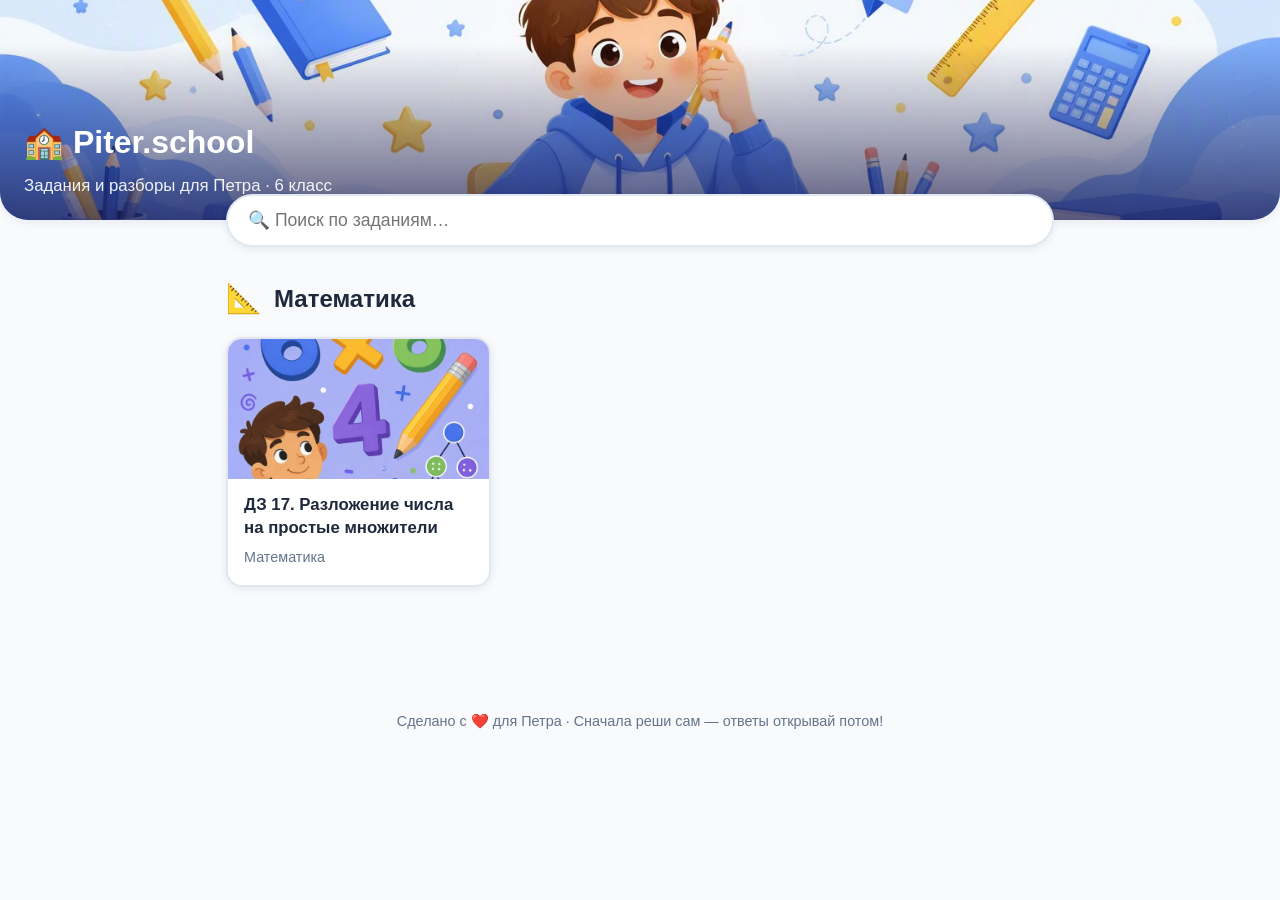
<file: index.html>
<!DOCTYPE html>
<html lang="ru">
<head>
  <meta charset="UTF-8">
  <meta name="viewport" content="width=device-width, initial-scale=1.0">
  <title>Piter.school — задания для Петра</title>
  <meta name="description" content="Школьные задания и разборы для Петра, 6 класс">
  <link rel="stylesheet" href="assets/style.css?v=4">
  <link rel="icon" href="assets/img/favicon.png" type="image/png">
</head>
<body>
  <header class="hero">
    <img class="hero-img" src="assets/img/hero.jpg" alt="Piter.school">
    <div class="hero-overlay">
      <h1>🏫 Piter.school</h1>
      <p>Задания и разборы для Петра · 6 класс</p>
    </div>
  </header>

  <div class="search-wrap">
    <input id="search" type="search" placeholder="🔍 Поиск по заданиям…" autocomplete="off">
  </div>

  <main id="subjects" class="container">
    <p class="loading">Загружаю задания…</p>
  </main>

  <p id="empty" class="empty" hidden>Ничего не найдено 🤷 Попробуй другое слово.</p>

  <footer class="footer">
    <p>Сделано с ❤️ для Петра · Сначала реши сам — ответы открывай потом!</p>
  </footer>

  <script src="assets/home.js?v=4"></script>
</body>
</html>
</file>
<file: assets/style.css>
/* ===== Piter.school — дружелюбный дизайн для школьника ===== */

:root {
  --accent: #4f46e5;        /* индиго */
  --accent-light: #eef2ff;
  --green: #16a34a;
  --green-light: #f0fdf4;
  --amber: #d97706;
  --amber-light: #fffbeb;
  --text: #1e293b;
  --text-soft: #64748b;
  --bg: #f8fafc;
  --card: #ffffff;
  --border: #e2e8f0;
  --radius: 16px;
  --shadow: 0 2px 8px rgba(30, 41, 59, .08);
}

* { box-sizing: border-box; }

body {
  margin: 0;
  font-family: -apple-system, "Segoe UI", Roboto, "Helvetica Neue", Arial, sans-serif;
  font-size: 18px;
  line-height: 1.65;
  color: var(--text);
  background: var(--bg);
}

.container {
  max-width: 860px;
  margin: 0 auto;
  padding: 0 16px 48px;
}

/* ===== Шапка с картинкой ===== */
.hero {
  position: relative;
  overflow: hidden;
  border-radius: 0 0 28px 28px;
  box-shadow: var(--shadow);
}
.hero-img {
  width: 100%;
  height: 220px;
  object-fit: cover;
  display: block;
}
.hero-overlay {
  position: absolute;
  inset: 0;
  display: flex;
  flex-direction: column;
  justify-content: flex-end;
  padding: 20px 24px;
  background: linear-gradient(transparent 20%, rgba(30, 27, 75, .72));
  color: #fff;
}
.hero-overlay h1 { margin: 0; font-size: 2rem; }
.hero-overlay p { margin: 4px 0 0; font-size: 1.05rem; opacity: .92; }

/* ===== Поиск ===== */
.search-wrap {
  max-width: 860px;
  margin: -26px auto 28px;
  padding: 0 16px;
  position: relative;
  z-index: 2;
}
#search {
  width: 100%;
  font-size: 1.1rem;
  padding: 14px 20px;
  border: 2px solid var(--border);
  border-radius: 999px;
  background: var(--card);
  box-shadow: var(--shadow);
  outline: none;
  transition: border-color .15s;
}
#search:focus { border-color: var(--accent); }

/* ===== Предметы и карточки заданий ===== */
.subject { margin-bottom: 36px; }
.subject-header {
  display: flex;
  align-items: center;
  gap: 12px;
  margin: 0 0 14px;
}
.subject-header .icon { font-size: 1.8rem; }
.subject-header h2 { margin: 0; font-size: 1.5rem; }

.cards {
  display: grid;
  grid-template-columns: repeat(auto-fill, minmax(240px, 1fr));
  gap: 16px;
}
.card {
  display: block;
  background: var(--card);
  border: 2px solid var(--border);
  border-radius: var(--radius);
  overflow: hidden;
  text-decoration: none;
  color: inherit;
  box-shadow: var(--shadow);
  transition: transform .15s, border-color .15s;
}
.card:hover {
  transform: translateY(-3px);
  border-color: var(--accent);
}
.card img {
  width: 100%;
  height: 140px;
  object-fit: cover;
  display: block;
}
.card-body { padding: 14px 16px 16px; }
.card-title { font-weight: 650; font-size: 1.05rem; line-height: 1.4; }
.card-meta { color: var(--text-soft); font-size: .9rem; margin-top: 6px; }

.empty, .loading {
  text-align: center;
  color: var(--text-soft);
  padding: 40px 0;
}

/* ===== Страница задания ===== */
.topnav {
  max-width: 860px;
  margin: 0 auto;
  padding: 16px;
  display: flex;
  align-items: center;
  gap: 14px;
}
.back {
  display: inline-block;
  background: var(--card);
  border: 2px solid var(--border);
  border-radius: 999px;
  padding: 8px 18px;
  text-decoration: none;
  color: var(--accent);
  font-weight: 600;
  box-shadow: var(--shadow);
}
.back:hover { border-color: var(--accent); }
.crumb { color: var(--text-soft); }

.print-btn {
  margin-left: auto;
  display: inline-block;
  background: var(--card);
  border: 2px solid var(--border);
  border-radius: 999px;
  padding: 8px 18px;
  font-size: 1rem;
  font-weight: 600;
  color: var(--accent);
  cursor: pointer;
  box-shadow: var(--shadow);
}
.print-btn:hover { border-color: var(--accent); }

.task-page { padding-top: 8px; }

.markdown {
  background: var(--card);
  border: 2px solid var(--border);
  border-radius: var(--radius);
  box-shadow: var(--shadow);
  padding: 24px 28px 32px;
}
.markdown h1 { font-size: 1.7rem; margin-top: 0; line-height: 1.3; }
.markdown h2 {
  font-size: 1.35rem;
  margin-top: 1.8em;
  padding-bottom: 6px;
  border-bottom: 2px solid var(--border);
}
.markdown h3 { font-size: 1.15rem; margin-top: 1.4em; }
.markdown blockquote {
  margin: 16px 0;
  padding: 12px 18px;
  background: var(--accent-light);
  border-left: 5px solid var(--accent);
  border-radius: 0 12px 12px 0;
}
.markdown code {
  font-family: "Cascadia Code", Consolas, "Courier New", monospace;
  font-size: .92em;
  background: #f1f5f9;
  padding: 2px 7px;
  border-radius: 6px;
}
.markdown pre {
  background: #0f172a;
  color: #e2e8f0;
  padding: 16px 18px;
  border-radius: 12px;
  overflow-x: auto;
  font-size: .95rem;
  line-height: 1.55;
}
.markdown pre code { background: none; padding: 0; color: inherit; }
.markdown table {
  border-collapse: collapse;
  width: 100%;
  margin: 16px 0;
  font-size: .97rem;
  display: block;
  overflow-x: auto;
}
.markdown th, .markdown td {
  border: 1px solid var(--border);
  padding: 9px 14px;
  text-align: left;
  vertical-align: top;
}
.markdown th { background: var(--accent-light); }
.markdown tr:nth-child(even) td { background: #f8fafc; }
.markdown img { max-width: 100%; border-radius: 12px; }
.markdown hr { border: none; border-top: 2px dashed var(--border); margin: 28px 0; }

/* Раздел «Самостоятельная работа» — заметный блок */
.hw-section {
  background: var(--green-light);
  border: 2px solid #bbf7d0;
  border-radius: var(--radius);
  padding: 4px 20px 16px;
  margin-top: 28px;
}
.hw-section h2 { border-bottom-color: #bbf7d0; }

/* Раздел «Ответы» — скрыт кнопкой */
.answers-toggle {
  display: block;
  width: 100%;
  margin-top: 28px;
  padding: 16px 20px;
  font-size: 1.1rem;
  font-weight: 700;
  color: #fff;
  background: var(--amber);
  border: none;
  border-radius: var(--radius);
  cursor: pointer;
  box-shadow: var(--shadow);
}
.answers-toggle:hover { filter: brightness(1.06); }
.answers-box {
  display: none;
  background: var(--amber-light);
  border: 2px solid #fde68a;
  border-radius: 0 0 var(--radius) var(--radius);
  padding: 4px 20px 18px;
}
.answers-box.open { display: block; }
.answers-box h2 { border-bottom-color: #fde68a; }

.footer {
  text-align: center;
  color: var(--text-soft);
  font-size: .9rem;
  padding: 24px 16px 36px;
}

/* ===== Телефон ===== */
@media (max-width: 600px) {
  body { font-size: 17px; }
  .hero-img { height: 160px; }
  .hero-overlay h1 { font-size: 1.5rem; }
  .hero-overlay p { font-size: .95rem; }
  .markdown { padding: 18px 16px 24px; }
  .markdown h1 { font-size: 1.4rem; }
  .cards { grid-template-columns: 1fr; }
  .card img { height: 120px; }
}

/* ===== Печать ===== */
@media print {
  body { background: #fff; font-size: 12pt; }
  .topnav, .footer, .search-wrap, .hero, .answers-toggle { display: none !important; }
  .container { max-width: none; padding: 0; }
  .markdown { border: none; box-shadow: none; padding: 0; }
  .markdown pre {
    background: #f5f5f5;
    color: #000;
    border: 1px solid #ccc;
    white-space: pre-wrap;
  }
  .markdown blockquote { background: #f5f5f5; }
  .hw-section, .answers-box { border: 1.5px solid #999; background: #fff; }
  /* Ответы печатаются, только если их специально открыли */
  .answers-box:not(.open) { display: none !important; }
  .markdown img { max-width: 100%; page-break-inside: avoid; }
  h2, h3 { page-break-after: avoid; }
  .hw-section { page-break-before: auto; }
}
</file>
